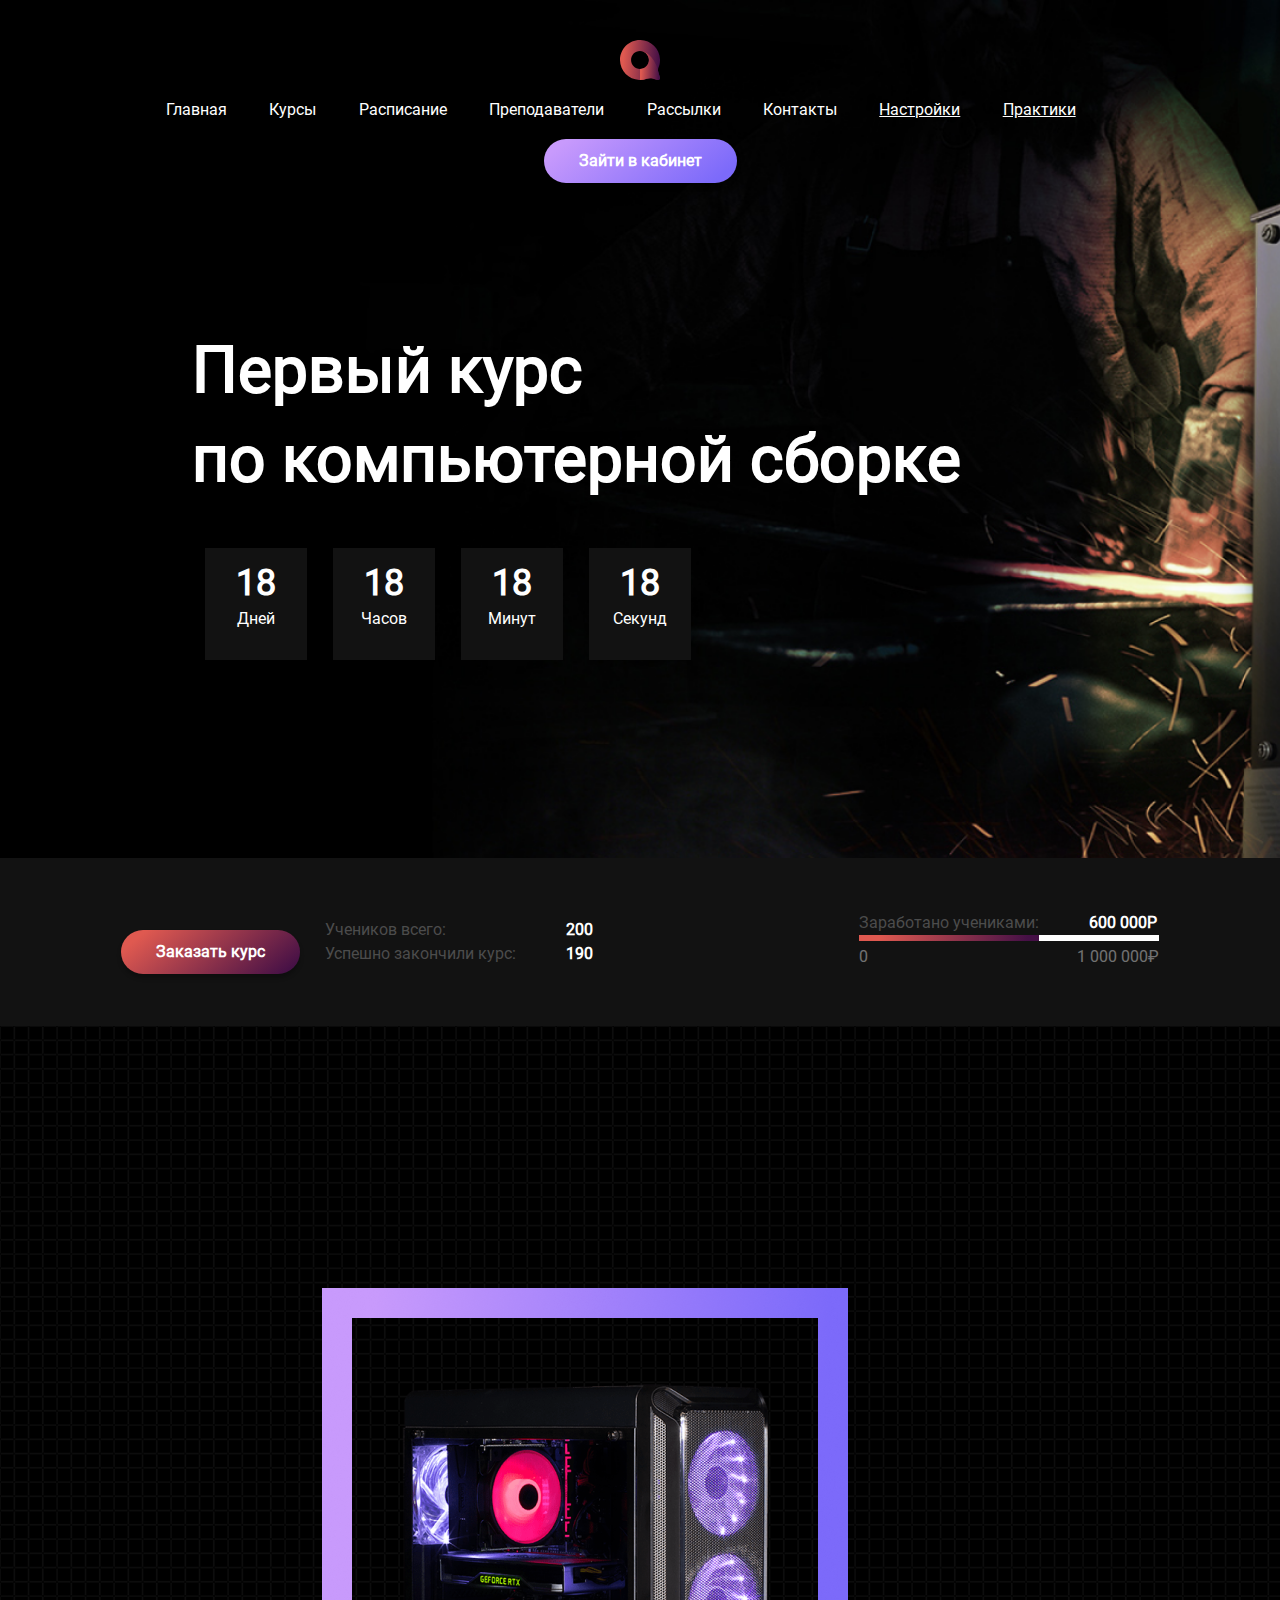
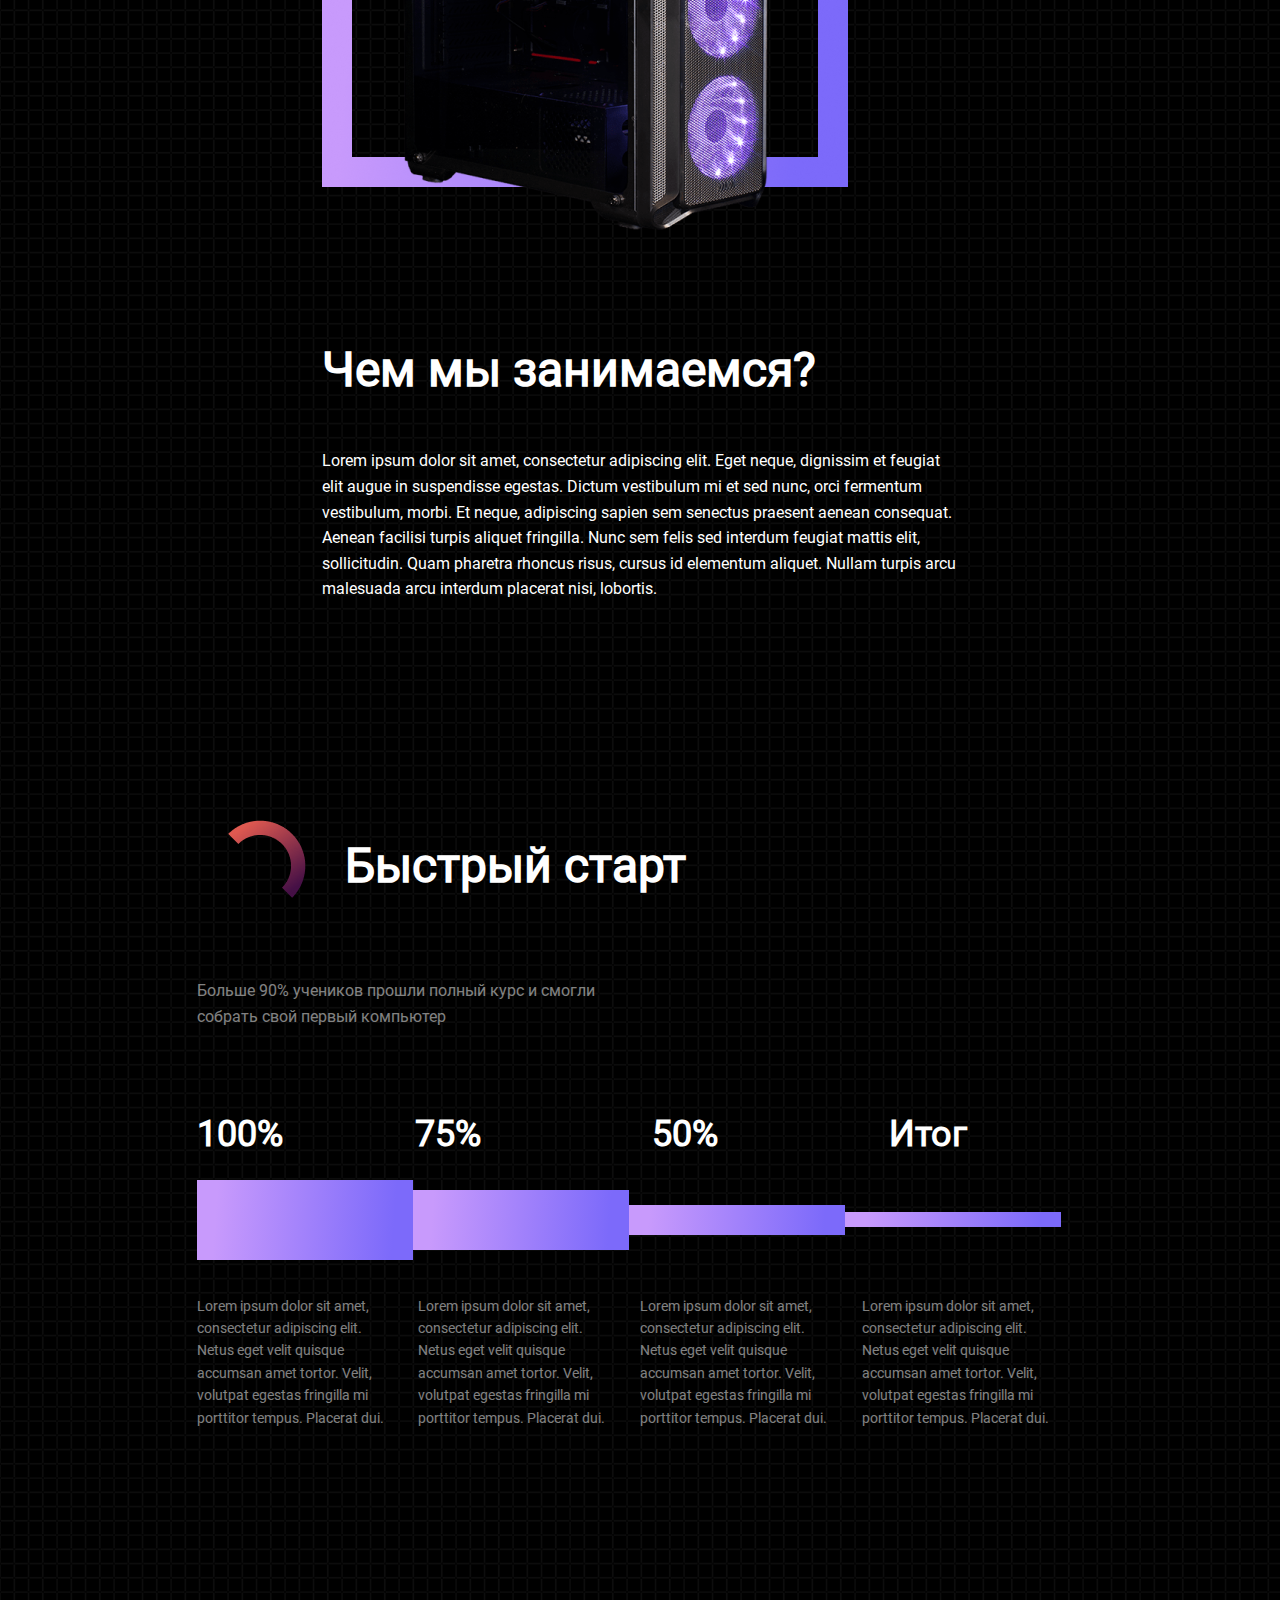
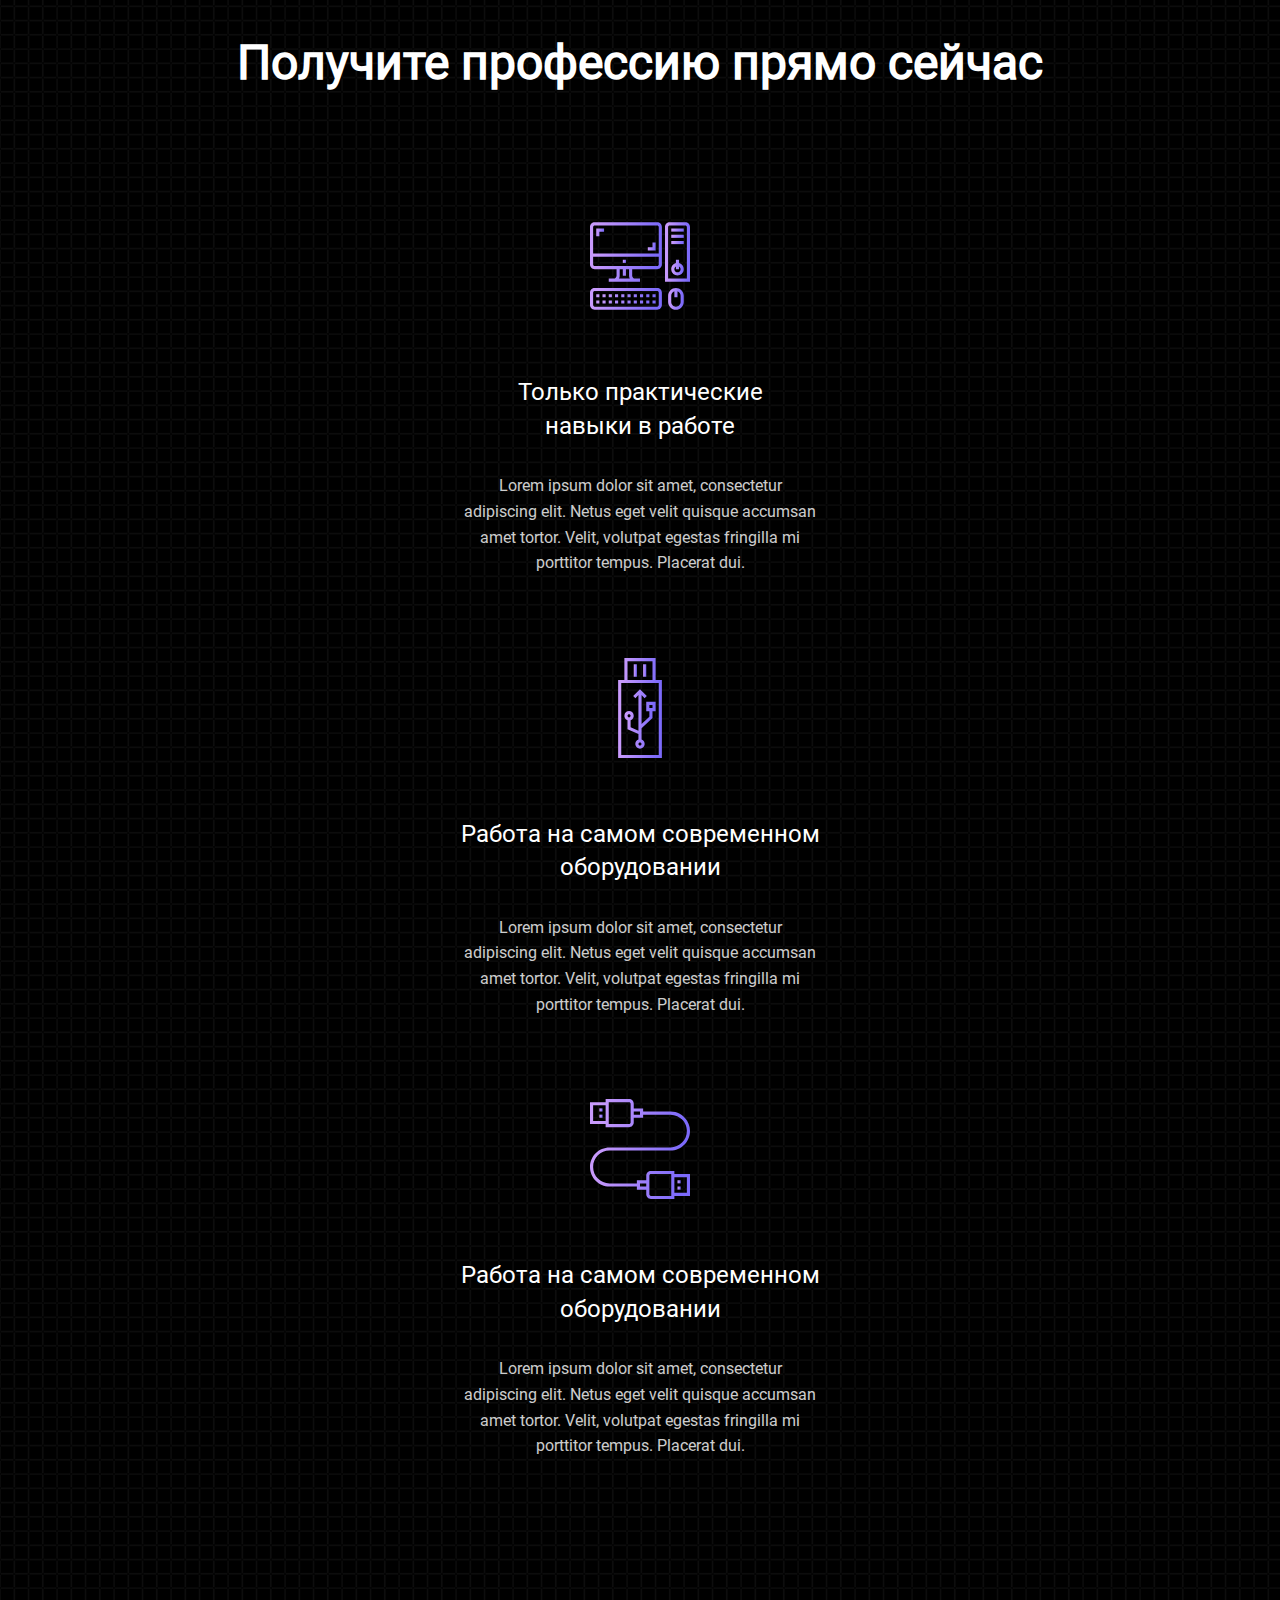
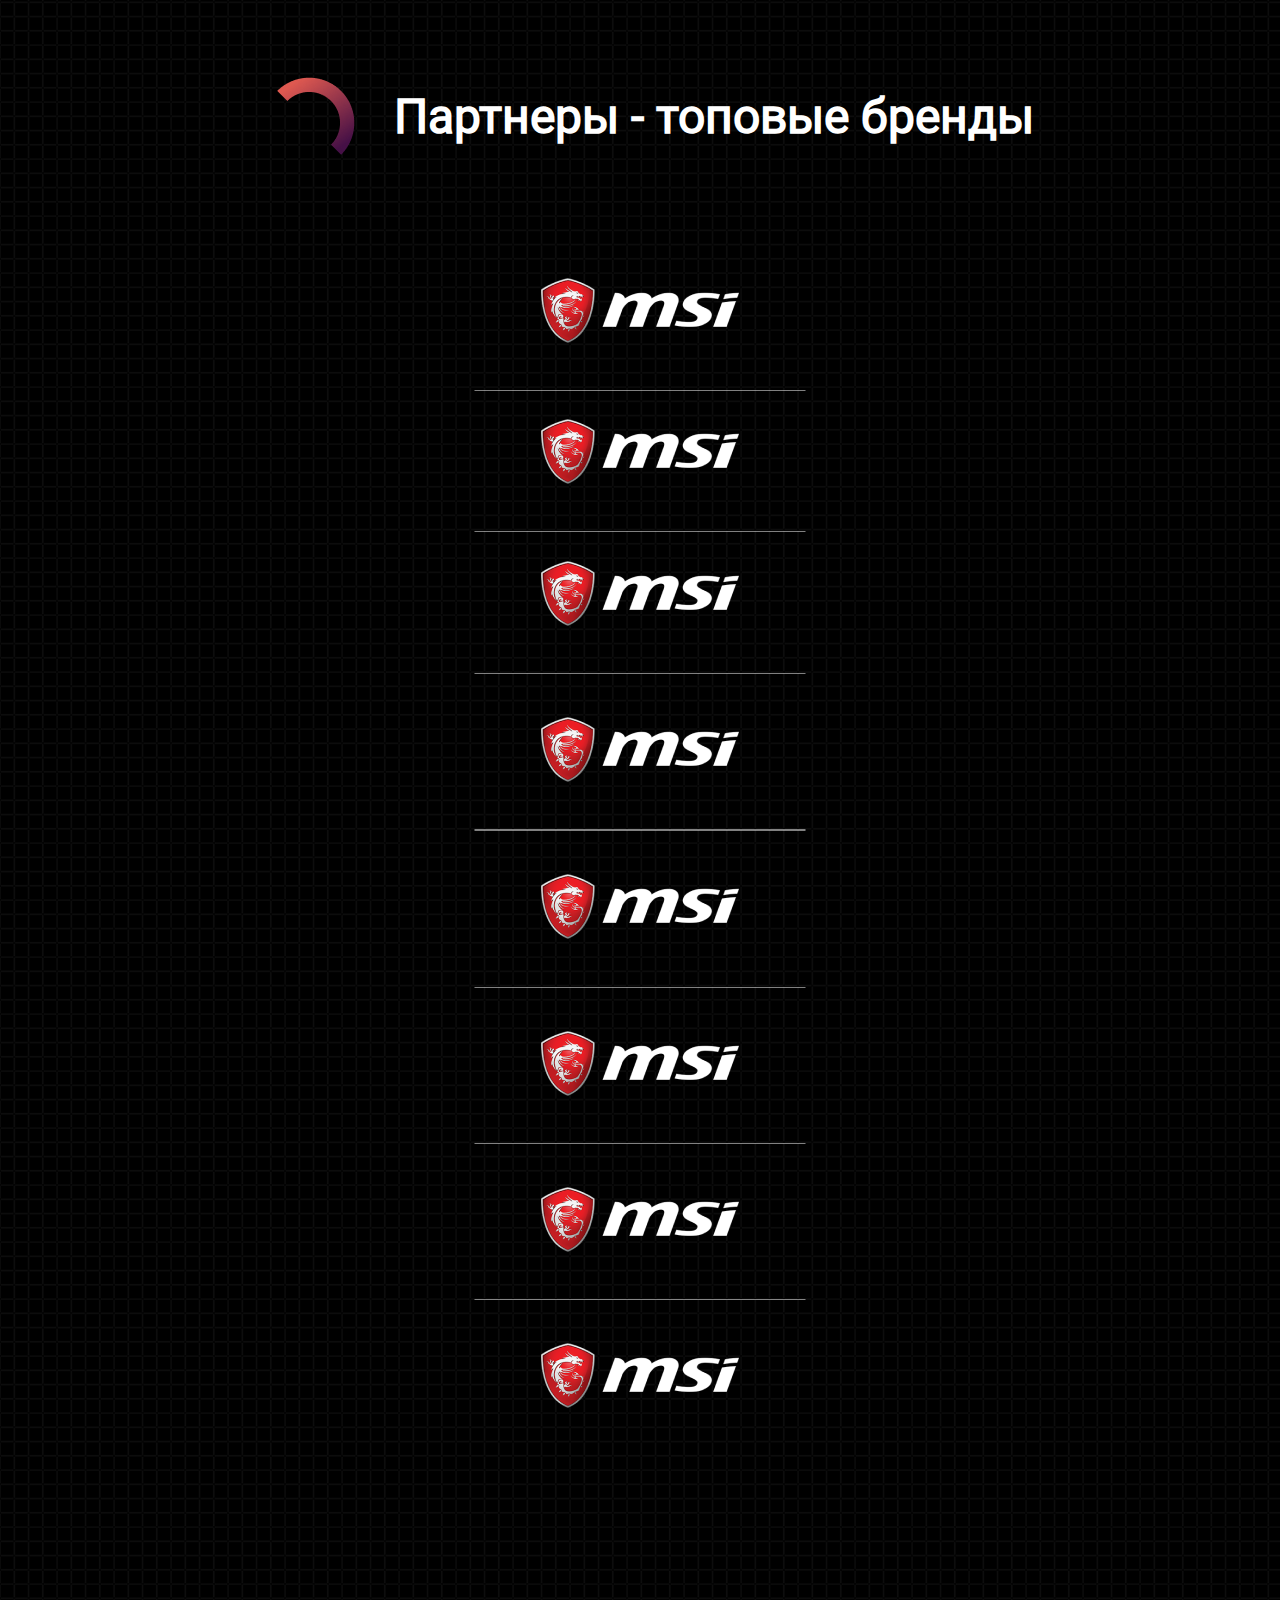
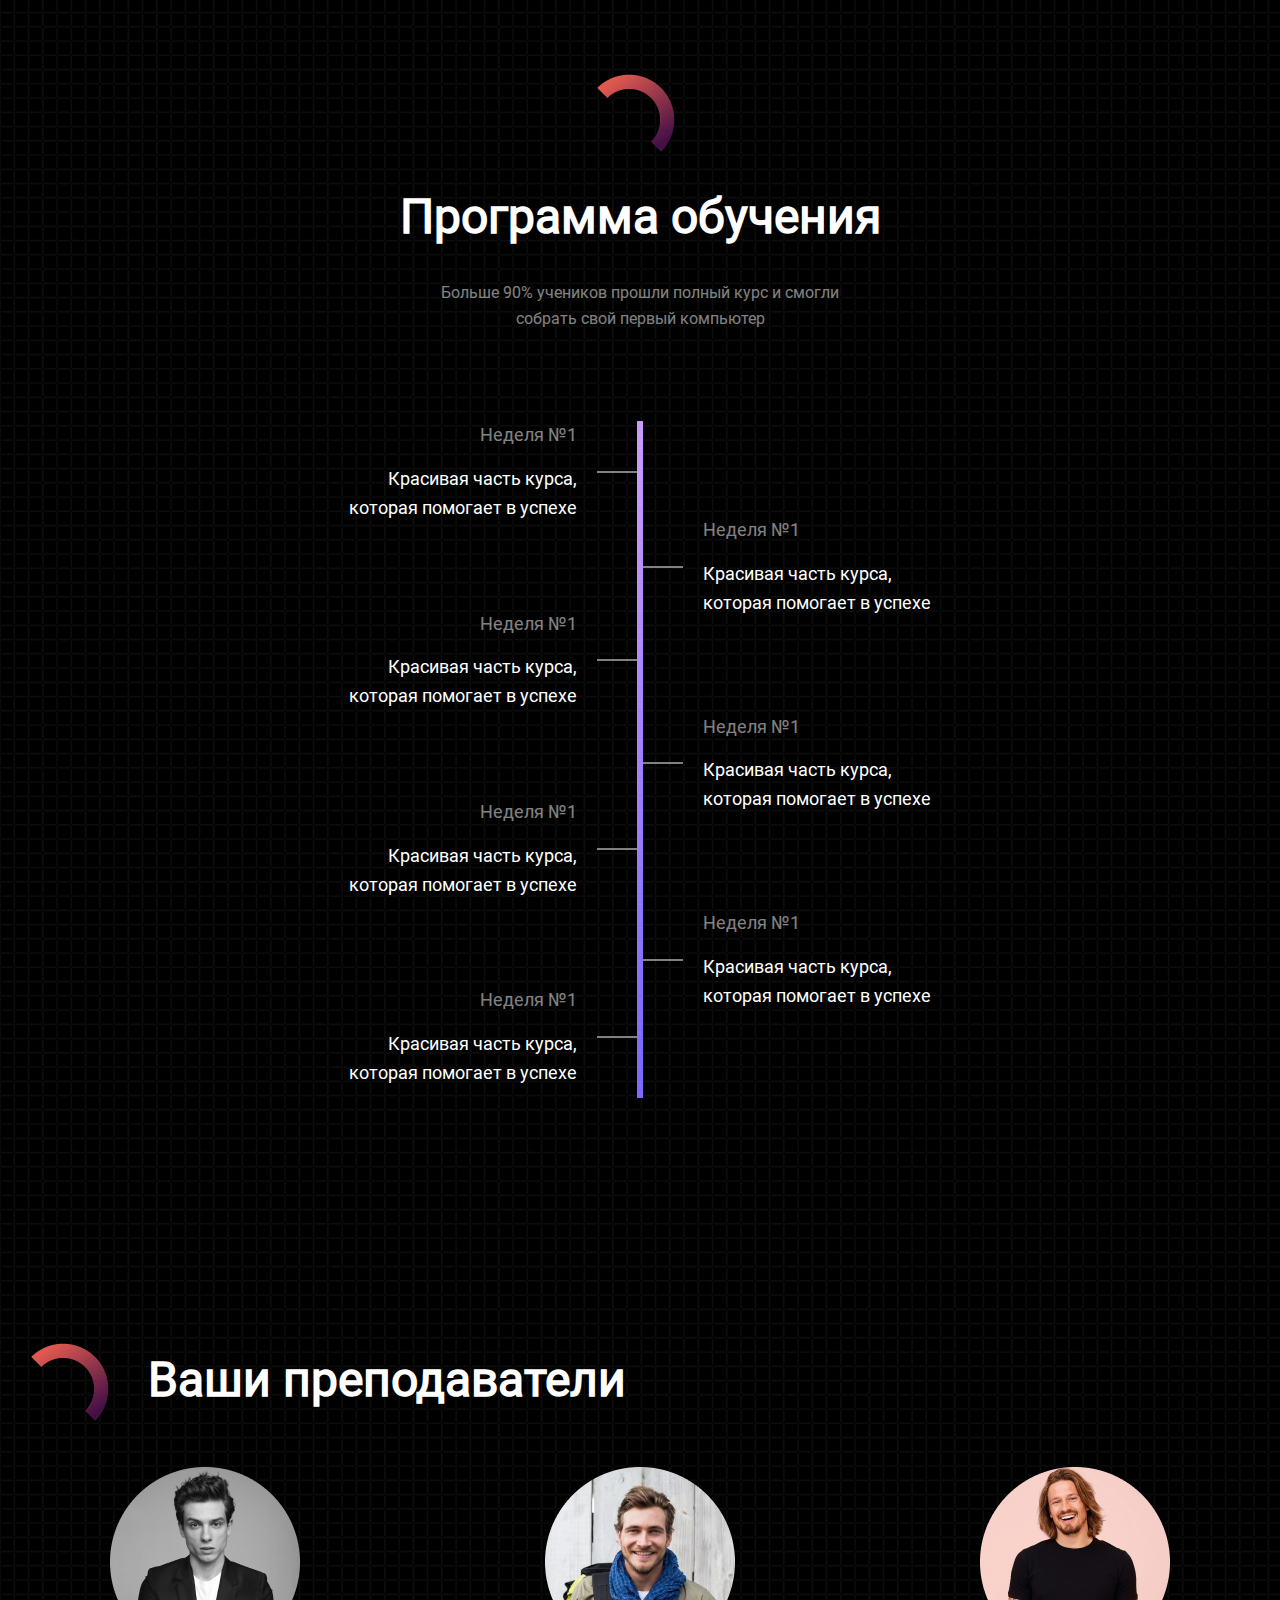
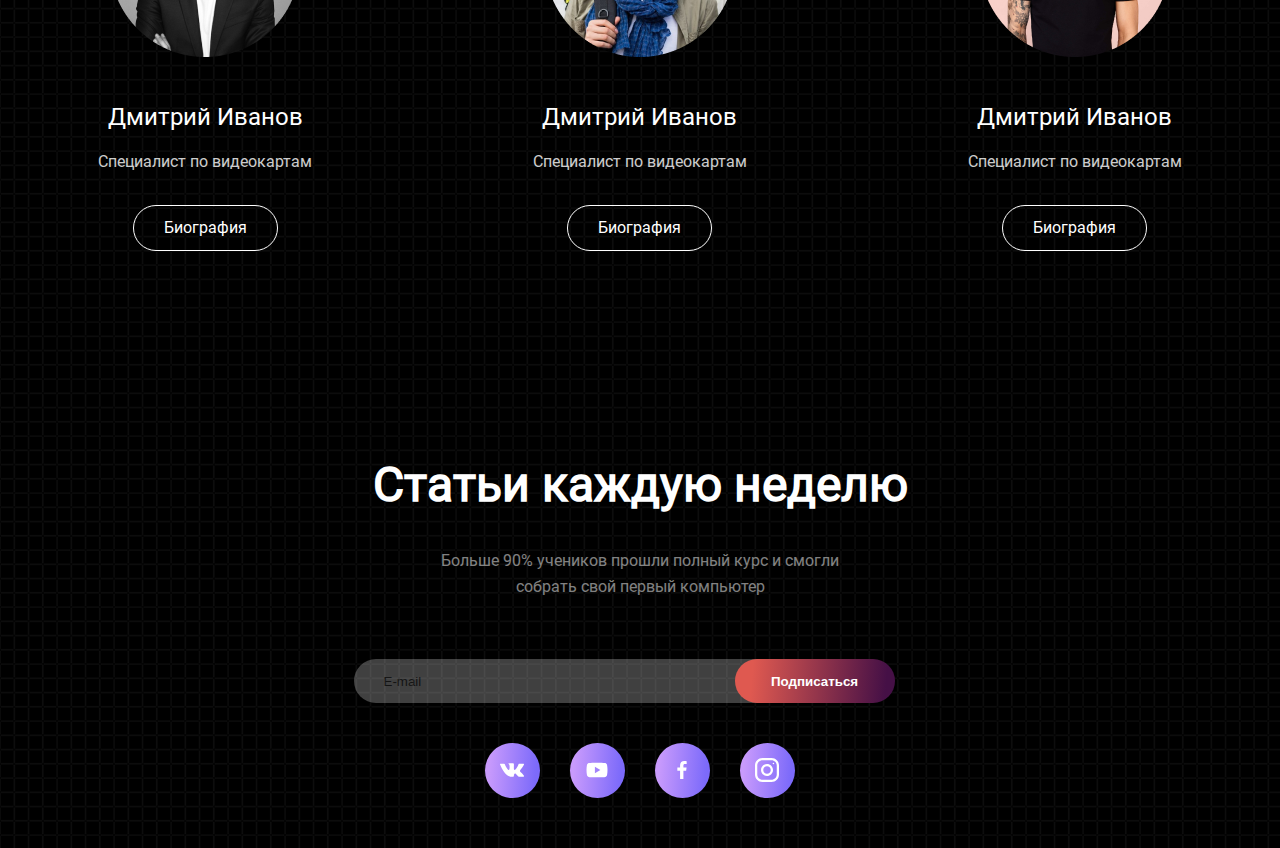
<file: index.html>
<!-- Макет "Курс сборки пк", Брызгалин Иван б1-ИФСТ-13 -->
<!DOCTYPE html>
<html lang="ru">   

<head>
    <meta charset="UTF-8">
    <link rel="stylesheet" href="css/style.css">
    <title>PC Course</title>
</head>

<body>
    <!-- Вступительный экран-->
    <div id="main" class="intro-screen">
        <div class="settings-bar-wrapper" style="display: none;">
            <div class="settings-bar">
                <span class="font-settings">
                    <span>Шрифт:</span>
                    <a href="#" class="fontbtn-def">A</a>
                    <a href="#" class="fontbtn-huge" style="font-size: var(--font-size-5);">A</a>
                </span>
                <span class="theme-settings">
                    <span>Тема:</span>
                    <a href="#" class="theme-btn">Темная</a>
                </span>
                <span class="image-settings">
                    <span>Изображения:</span>
                    <a href="#" class="img-btn">Вкл</a>
                </span>
            </div>
        </div>
        <!--Верхняя менюшка без кнопок "настройки" и "практики" сужалась куда проще-->
        <div class="nav_menu_wrapper">
            <div class="nav-item nav-logo"><img src="src\img\svg\logo.svg" alt="альтернативный текст"></div>
            <div class="nav-menu">
                <div class="nav-item"><a href="#main" class="nav-item-link">Главная</a></div>
                <div class="nav-item"><a href="#courses" class="nav-item-link">Курсы</a></div>
                <div class="nav-item"><a href="#schedule" class="nav-item-link">Расписание</a></div>
                <div class="nav-item"><a href="#teachers" class="nav-item-link">Преподаватели</a></div>
                <div class="nav-item"><a href="#newsletter" class="nav-item-link">Рассылки</a></div>
                <div class="nav-item"><a href="#newsletter" class="nav-item-link">Контакты</a></div>
                <div class="nav-item"><a href="#" onclick="hideShowSettings()" style="text-decoration: underline" class="nav-item-link settings-button">Настройки</a></div>
                <div class="nav-item"><a href="https://disk.yandex.ru/d/tJSgwuRulFPiwA"style="text-decoration: underline" class="nav-item-link">Практики</a></div>
            </div>
            <div class="nav-item nav-btn"><a href="#" class="nav-item-btn btn-grad">Зайти в кабинет</a></div>
        </div>
        <div class="intro-content">
            <h1 class="headline">Первый курс <br> 
                по компьютерной сборке</h1>
            <div class="timebox">
                <div class="timecube">18<div class="timecube cubetext">Дней</div></div>
                <div class="timecube">18<div class="timecube cubetext">Часов</div></div>
                <div class="timecube">18<div class="timecube cubetext">Минут</div></div>
                <div class="timecube">18<div class="timecube cubetext">Секунд</div></div>
            </div>
        </div>
        <div class="main_screen_money">
            <div class="money-wrapper-left">
                <div class="nav-item nav-btn buy-btn"><a href="#" class="nav-item-btn btn-grad">Заказать курс</a></div>
                <div class="people-info">
                    <div class="info-line"><div class="people-text">Учеников всего: </div> <div class="people-num">200</div></div>
                    <div class="info-line"><div class="people-text">Успешно закончили курс: </div> <div class="people-num">190</div></div>
                </div>
            </div>
            <div class="money-wrapper-right">
                <div class="progressbar">
                    <div class="bar-title">
                        <div class="people-text">Заработано учениками:</div>
                        <div class="people-num">600 000Р</div>
                    </div>
                    <div class="bar-line-empty"><div class="bar-line-full">&nbsp;</div></div>
                    <div class="bar-counter">
                        <div class="bar-num-left">0</div>
                        <div class="bar-num-right">1 000 000₽</div>
                    </div>
                </div>
            </div>
        </div>
    </div>
    <!--Информация-->
    <div id="courses" class="about">
        <div class="about-wrapper">
                <div class="about-img">
                    <img src="./src/img/about-img.png" alt="" class="about-img-pic">
                </div>
                <div class="about-content">
                    <div class="about-title"><br>Чем мы занимаемся?</div>
                    <div class="about-text">Lorem ipsum dolor sit amet, consectetur adipiscing elit. Eget
                        neque, dignissim et feugiat elit augue in suspendisse egestas. Dictum vestibulum mi et
                        sed nunc, orci fermentum vestibulum, morbi. Et neque, adipiscing sapien sem senectus
                        praesent aenean consequat. Aenean facilisi turpis aliquet fringilla. Nunc sem felis sed
                        interdum feugiat mattis elit, sollicitudin. Quam pharetra rhoncus risus, cursus id
                        elementum aliquet. Nullam turpis arcu malesuada arcu interdum placerat nisi, lobortis.
                    </div>
                </div>
        </div>
    </div>
    <!--Быстрый старт-->
    <div class="start">
        <div class="start-wrapper">
            <div class="wrapper">
                <div class="start-title">
                    <div class="start-title-img">
                        <img src="./src/img/icon-loading.png">
                    </div>
                    <div class="start-title-text">Быстрый старт</div>
                </div>
                <div class="start-subtitle">Больше 90% учеников прошли полный курс и смогли собрать свой первый
                    компьютер</div>
                <div class="start-blocks-flex">
                    <div class="start-block">
                        <div class="sb-upper-text-flex">
                            <div class="sb-upper-text first">100%</div>
                            <div class="sb-upper-text others">75%</div>
                            <div class="sb-upper-text others">50%</div>
                            <div class="sb-upper-text last">Итог</div>
                        </div>
                        <div class="sb-block-flex">
                            <div class="sb-block sb-1"></div>
                            <div class="sb-block sb-2"></div>
                            <div class="sb-block sb-3"></div>
                            <div class="sb-block sb-4"></div>
                        </div>
                        <div class="sb-lower-text-flex">
                            <div class="sb-lower-text">Lorem ipsum dolor sit amet, consectetur adipiscing elit.
                                Netus eget velit quisque accumsan amet tortor. Velit, volutpat egestas fringilla mi
                                porttitor tempus. Placerat dui.</div>
                            <div class="sb-lower-text">Lorem ipsum dolor sit amet, consectetur adipiscing elit.
                                Netus eget velit quisque accumsan amet tortor. Velit, volutpat egestas fringilla mi
                                porttitor tempus. Placerat dui.</div>
                            <div class="sb-lower-text">Lorem ipsum dolor sit amet, consectetur adipiscing elit.
                                Netus eget velit quisque accumsan amet tortor. Velit, volutpat egestas fringilla mi
                                porttitor tempus. Placerat dui.</div>
                            <div class="sb-lower-text">Lorem ipsum dolor sit amet, consectetur adipiscing elit.
                                Netus eget velit quisque accumsan amet tortor. Velit, volutpat egestas fringilla mi
                                porttitor tempus. Placerat dui.</div>
                        </div>
                    </div>
                </div>
            </div>
        </div>
    </div>
    <!--Получите профессию-->
    <div class="advantages">
        <div class="advantages-wrapper">
                <div class="advantages-title">
                    <div class="start-title-text">Получите профессию прямо сейчас</div>
                </div>
                <div class="advantages-grid">
                    <div class="advantages-card">
                        <div class="advantages-card-wrapper">
                            <div class="adv-card-icon">
                                <img src="./src/img/svg/pc.svg" class="adv-card-icon-pic">
                            </div>
                            <div class="adv-card-title">Только практические <br>
                                навыки в работе</div>
                            <div class="adv-card-content">Lorem ipsum dolor sit amet, consectetur adipiscing elit.
                                Netus eget velit quisque accumsan amet tortor. Velit, volutpat egestas fringilla mi
                                porttitor tempus. Placerat dui.</div>
                        </div>
                    </div>

                    <div class="advantages-card">
                        <div class="advantages-card-wrapper">
                            <div class="adv-card-icon">
                                <img src="./src/img/svg/usb.svg" class="adv-card-icon-pic">
                            </div>
                            <div class="adv-card-title">Работа на самом
                                современном оборудовании</div>
                            <div class="adv-card-content">Lorem ipsum dolor sit amet, consectetur adipiscing elit.
                                Netus eget velit quisque accumsan amet tortor. Velit, volutpat egestas fringilla mi
                                porttitor tempus. Placerat dui.</div>
                        </div>
                    </div>

                    <div class="advantages-card">
                        <div class="advantages-card-wrapper">
                            <div class="adv-card-icon">
                                <img src="./src/img/svg/cable.svg" class="adv-card-icon-pic">
                            </div>
                            <div class="adv-card-title">Работа на самом
                                современном оборудовании</div>
                            <div class="adv-card-content">Lorem ipsum dolor sit amet, consectetur adipiscing elit.
                                Netus eget velit quisque accumsan amet tortor. Velit, volutpat egestas fringilla mi
                                porttitor tempus. Placerat dui.</div>
                    </div>
                </div>
            </div>
        </div>
    </div>
    <!--Партнеры-->
    <div class="partners">
        <div class="partners-wrapper">
            <div class="start-title left">
                <div class="start-title-img">
                    <img class="d" src="./src/img/icon-loading.png">
                </div>
                <div div class="partners-title-text">Партнеры - топовые бренды</div>
            </div>
            <div class="d flex-row-main">
                <div class="p-flex-row-upper">
                    <div class="p-flex-block-upper-last"><img class="msi-pic"></div>
                    <div class="p-flex-block-upper"><img src="./src/img/msi.png" alt="" class="msi-pic"></div>
                    <div class="p-flex-block-upper"><img src="./src/img/msi.png" alt="" class="msi-pic"></div>
                    <div class="p-flex-block-upper-last"><img src="./src/img/msi.png" alt="" class="msi-pic"></div>
                </div>
                <div class="p-flex-row-lower">
                    <div class="p-flex-block-lower-last"><img src="./src/img/msi.png" alt="" class="msi-pic"></div>
                    <div class="p-flex-block-lower"><img src="./src/img/msi.png" alt="" class="msi-pic"></div>
                    <div class="p-flex-block-lower"><img src="./src/img/msi.png" alt="" class="msi-pic"></div>
                    <div class="p-flex-block-lower-last"><img src="./src/img/msi.png" alt="" class="msi-pic"></div>
                </div>
            </div>
        </div>
    </div>
    <!--Программа-->
    <div id="schedule" class="program">
        <div class="program-wrapper">
                <div class="program-title">
                    <div class="d start-title-img">
                        <img src="./src/img/icon-loading.png" alt="">
                    </div>
                    <div class="start-title-text program-title-text">Программа обучения</div>
                    <div class="program-subtitle">Больше 90% учеников прошли полный курс и смогли собрать свой
                        первый компьютер</div>
                </div>
            <div class="program-inner-wrapper">
                <div class="program-left">
                    <div class="program-week">
                        <div class="pl-title plc">Неделя №1</div>
                        <div class="pl-content plc">Красивая часть курса,
                            которая помогает в успехе</div>
                    </div>
                    <div class="program-week">
                        <div class="pl-title plc">Неделя №1</div>
                        <div class="pl-content plc">Красивая часть курса,
                            которая помогает в успехе</div>
                    </div>
                    <div class="program-week">
                        <div class="pl-title plc">Неделя №1</div>
                        <div class="pl-content plc">Красивая часть курса,
                            которая помогает в успехе</div>
                    </div>
                    <div class="program-week">
                        <div class="pl-title plc">Неделя №1</div>
                        <div class="pl-content plc">Красивая часть курса,
                            которая помогает в успехе</div>
                    </div>
                </div>
                <div class="program-line"></div>
                <div class="program-right">
                    <div class="program-week">
                        <div class="pl-title prc">Неделя №1</div>
                        <div class="pl-content prc">Красивая часть курса,
                            которая помогает в успехе</div>
                    </div>
                    <div class="program-week">
                        <div class="pl-title prc">Неделя №1</div>
                        <div class="pl-content prc">Красивая часть курса,
                            которая помогает в успехе</div>
                    </div>
                    <div class="program-week">
                        <div class="pl-title prc">Неделя №1</div>
                        <div class="pl-content prc">Красивая часть курса,
                            которая помогает в успехе</div>
                    </div>
                </div>
            </div>
        </div>
    </div>
    <!--Команда-->
    <div id="teachers" class="team">
        <div class="team-wrapper">
            <div class="wrapper">
                <div class="team-title">
                    <div class="d start-title-img">
                        <img src="./src/img/icon-loading.png" alt="">
                    </div>
                    <div div class="team-title-text">Ваши преподаватели</div>
                </div>
                <div class="team-grid">
                    <div class="team-card">
                        <div class="team-photo">
                            <img src="./src/img/photo-1.png" alt="" class="team-photo-pic">
                        </div>
                        <div class="team-title">Дмитрий Иванов</div>
                        <div class="team-content">Специалист по видеокартам</div>
                        <div class="team-button">Биография</div>
                    </div>
                    <div class="team-card">
                        <div class="team-photo">
                            <img src="./src/img/photo-2.png" alt="" class="team-photo-pic">
                        </div>
                        <div class="team-title">Дмитрий Иванов</div>
                        <div class="team-content">Специалист по видеокартам</div>
                        <div class="team-button">Биография</div>
                    </div>
                    <div class="team-card">
                        <div class="team-photo">
                            <img src="./src/img/photo-3.png" alt="" class="team-photo-pic">
                        </div>
                        <div class="team-title">Дмитрий Иванов</div>
                        <div class="team-content">Специалист по видеокартам</div>
                        <div class="team-button">Биография</div>
                    </div>
                </div>
            </div>
        </div>
    </div>
    <!--почта-->
    <div class="email">
        <div class="email-wrapper">
            <div id="newsletter"class="start-title email-title">
                <div div class="start-title-text ett">Статьи каждую неделю</div>
                <div class="email-subtitle">Больше 90% учеников прошли полный курс и смогли собрать свой
                    первый компьютер</div>
            </div>
            <div class="email-form">
                <form action="#!" method="post" class="ef-form" placeholder="E-mail">
                    <input type="email" class="ef-input" placeholder="E-mail">
                    <input type="submit" class="ef-button" value="Подписаться">
                </form>
                <div class="d email-icons-wrapper">
                    <div class="email-icon">
                        <img src="./src/img/svg/vk.svg" alt="" class="email-icon__pic">
                    </div>
                    <div class="email-icon">
                        <img src="./src/img/svg/youtube.svg" alt="" class="email-icon__pic">
                    </div>
                    <div class="email-icon">
                        <img src="./src/img/svg/facebook.svg" alt="" class="email-icon__pic">
                    </div>
                    <div class="email-icon">
                        <img src="./src/img/svg/instagram.svg" alt="" class="email-icon__pic">
                    </div>
                </div>
            </div>
        </div>
    </div>
    <script src="js/main.js"></script>
</body>
</html>
</file>
<file: css/style.css>
@font-face {
	font-family: "Roboto"; 
	src: local('Roboto'),
		url(../src/ttf/Roboto-Regular.ttf); 
}
:root {
    --color-bg: #000;
    --color-font: #fff;
    --color-block: #121212;
    --color-block-font: #4c4c4c;
    --pc-bgc: url(../src/img/pc-bgc.png);
    --bgc: url(../src/img/bgc.png);
    --msi-pic: url(../src/img/msi.png);
    --font-size-1: 14px;
    --font-size-2: 16px;
    --font-size-3: 18px;
    --font-size-4: 24px;
    --font-size-5: 36px;
    --font-size-6: 48px;
    --font-size-7: 64px;
    --week-line: 677px;
}
.lightstyle {
    --color-bg: #fff;
    --color-font: #000;
    --color-block: #121212;
    --color-block-font: #4c4c4c;
    --pc-bgc: url(../src/img/pc-bgc_white.png);
    --bgc: url(../src/img/bgc_white.png);
    --msi-pic: url(../src/img/msi-alt.png);
}
.huge {
    --font-size-1: 21px;
    --font-size-2: 24px;
    --font-size-3: 27px;
    --font-size-4: 36px;
    --font-size-5: 54px;
    --font-size-6: 72px;
    --font-size-7: 96px;
    --week-line: 1200px;
}
body {
margin: 0;
background-color: var(--color-bg);
background-image: var(--bgc);
background-repeat: repeat;
width: 100%;
height: 100vh;
}
.intro-screen{
margin: 0px;
background-image: var(--pc-bgc);
height: auto;
background-repeat: no-repeat;
background-size: cover;
display: flex;
flex-direction: column;
}
.nav_menu_wrapper{
display: flex;
margin: 0;
padding-top: 40px;
align-items: center;
justify-content: space-between;
margin-bottom: 100px;
}
.settings-bar-wrapper{
display: none;
justify-content: space-between;
align-self: center;
}
.settings-bar{
font-family: "Roboto";
color: var(--color-font);
font-size: var(--font-size-4);
background-color: rgba(0, 0, 0, 0.25);
padding-bottom: 10px;
margin-bottom: 0;
border-radius: 0px 0px 30px 30px;
}
.font-settings, .theme-settings, .image-settings{
margin-left: 40px;
margin-right: 40px;
}
.fontbtn-def, .fontbtn-huge, .theme-btn, .img-btn{
    border: 2px;
    border-color: var(--color-font);;
    text-decoration: none;
    color: var(--color-font);
}
.nav-logo{
width: 40px;
height: 40px;
margin-left: 70px;
}
.nav_menu{
display: flex;
width: 1920px;
height: 40px;
margin-block-end: 0px;
margin-block-start: 0px;
align-items: center;
justify-content: space-between;
}
.nav-item{
display: inline;
margin-right: 3vw;
justify-content: space-around;
}
.nav-item-link{
font-family: "Roboto";
color: var(--color-font);
text-decoration: none;
justify-content: space-around;
font-size: var(--font-size-2);
}
.nav-item-btn{
font-family: "Roboto";
color: var(--color-font);
text-decoration: none;
text-align: center;
padding: 10px;
padding-left: 30px;
padding-right: 30px;
vertical-align: middle;
line-height: 0%;
font-size: var(--font-size-2);
font-weight: 700;
line-height: 150%;
}
.btn-grad{
    color: white;
}
.nav-btn{
border-radius: 50px;
box-shadow: 0px 4px 4px 0px rgba(0, 0, 0, 0.25);
background: linear-gradient(141.34deg, rgb(200, 154, 252) 9.526%,rgb(124, 106, 250) 90.216%);
padding: 10px 30px;
color: white;
justify-content: space-between;
}
.intro-content{
margin-right: auto;
margin-left: 15vw;
display: flex;
justify-content: space-evenly;
flex-direction: column;
padding: 0;
min-height: 100%;
max-width: 1296px;
box-sizing: border-box;
}
.headline{
color: var(--color-font);
font-family: "Roboto";
font-size: var(--font-size-7);
font-weight: 700;
line-height: 140%;
text-align: left;
}
.timebox{
display: flex;
justify-content: space-around;
width: 512px;
}
.timecube{
color: white;
font-family: "Roboto";
position: static;
width: 42px;
height: 50px;
display: flex;
flex-direction: column;
justify-content: center;
align-items: center;
padding: 31px 30px 31px 30px;
font-size: 36px;
font-weight: 700;
line-height: 140%;
text-align: left;
background: #121212;
}
.cubetext{
padding: 0;
padding-bottom: 20px;
font-size: var(--font-size-2);
font-weight: 400;
text-align: center;
}
.main_screen_money{
position: relative;
display: flex;
flex-direction: row;
background: var(--color-block);
margin-top: 22vh;
}
.money-wrapper-left,
.money-wrapper-right {
margin-right: 312px;
display: flex;
max-width: 648px;
margin: 0 auto;
padding: 35px 0;
align-items: center;
}

.buy-btn{
background: linear-gradient(140.99deg, rgb(223, 89, 80) 11.194%,rgb(69, 16, 70) 93.72%);
color: white;
border: 50px;
text-align: center;
vertical-align: middle;
}
.people-info{
display: flex;
justify-content: space-around;
flex-direction: column;
padding: 25px;
}
.people-text{
display: inline;
color:var(--color-block-font);
font-family: "Roboto";
font-size: var(--font-size-2);
font-weight: 400;
line-height: 150%;
letter-spacing: 0%;
text-align: left;
}
.people-num{
margin: 0;
display: inline;
color:#fff;
font-family: "Roboto";
font-size: var(--font-size-2);
font-weight: 400;
line-height: 150%;
text-align: right;
margin-left: 50px;
font-weight: 700;
}
.info-line{
display: flex;
flex-direction: row;
justify-content: space-between;
}
.progressbar {
width: 714px;
}

.bar-title {
display: flex;
}
.bar-line-empty{
width: 100%;
height: 6px;
background: white;
}

.bar-line-full{
width: 60%;
height: 6px;
background: linear-gradient(94.78deg, #df5950 11.19%, #451046 93.72%);
}

.bar-counter {
display: flex;
justify-content: space-between;
width: 100%;
}

.bar-counter{
font-size: var(--font-size-2);
line-height: 150%;
color: white;
opacity: 0.4;
}

.bar-num-left{
margin: 0;
display: inline;
color:#fff;
font-family: "Roboto";
font-size: var(--font-size-2);
font-weight: 400;
line-height: 200%;
}
.bar-num-right{
margin: 0;
display: inline;
color:#fff;
font-family: "Roboto";
font-size: var(--font-size-2);
font-weight: 400;
line-height: 200%;
text-align: right;
margin-left: 50px;
}
.about{
display: flex;
font-family: "Roboto";
margin-top: 262px;
justify-content: center;
}

.about-wrapper{
display: flex;
font-family: "Roboto";
flex-direction: row;
justify-content: space-between;
max-width: 1296px;

}

.about-img {
margin-bottom: 35px;
width: 700px;
}

.about-title {
font-weight: bold;
font-size: var(--font-size-6);
line-height: 140%;
color: var(--color-font);
margin-bottom: 45px;
}

.about-text {
flex-direction: row;
font-size: var(--font-size-2);
line-height: 160%;
color: var(--color-font);
word-wrap: break-word;
width: 636px;
}
.start{
margin-top: 200px;
display: flex;
justify-content: center;
align-items: center;
width: 100%;
font-family: "Roboto";
}
.start-wrapper {
width: 100%;
display: flex;
flex-direction: column;
justify-content: center;
align-items: center;
}
.start-title {
display: flex;
align-items: center;
margin-bottom: 49px;
}

.start-title-img {
width: 127px;
height: 127px;
margin-right: 21px;
}

.start-title-text {
font-weight: bold;
font-size: var(--font-size-6);
line-height: 140%;
color: var(--color-font);
font-family: "Roboto";
}
.start-title-text {
font-weight: bold;
font-size: var(--font-size-6);
line-height: 140%;
color: var(--color-font);
text-align: left;
}
.start-subtitle {
font-size: var(--font-size-2);
line-height: 160%;
color: var(--color-font);
opacity: 0.5;
width: 411px;
margin-bottom: 80px;
}

.start-blocks-flex {
display: flex;
width: 100%;
}

.start-block {
display: flex;
flex-direction: column;
justify-content: center;
}

.sb-block{
background: linear-gradient(94.26deg, #c89afc 9.51%, #7c6afa 90.23%);
margin: 20px 0 35px 0;
}

.sb-upper-text-flex,
.sb-lower-text-flex,
.sb-block-flex {
display: flex;
align-items: center;
}

.sb-upper-text {
font-weight: bold;
font-size: var(--font-size-5);
line-height: 140%;
color: var(--color-font);
margin-right: 235px;
}
.others{
margin-right: 256px;
}
.last{
    margin-right: 0;
}
.sb-lower-text {
font-size: var(--font-size-1);
line-height: 160%;
color: var(--color-font);
opacity: 0.5;
max-width: 306px;
text-align: start;
margin-right: 18px;
font-family: "Roboto";
}

.sb-1 {
width: 324px;
height: 80px;
}

.sb-2 {
width: 324px;
height: 60px;
}

.sb-3 {
width: 324px;
height: 30px;
}

.sb-4 {
width: 324px;
height: 15px;
}
.advantages {
display: flex;
justify-content: center;
align-items: center;
flex-direction: column;
margin-top: 200px;
}
.advantages-title {
display: flex;
justify-content: center;
align-items: center;
margin-bottom: 120px;
}

.advantages-grid {
display: grid;
grid-template-columns: repeat(3, 1fr);
grid-gap: 82px;
}

.advantages-card {
grid-column: span 1;
}

.advantages-card-wrapper {
display: flex;
justify-content: center;
align-items: center;
flex-direction: column;
}

.adv-card-icon {
width: 100px;
height: 100px;
margin-bottom: 60px;
}

.adv-card-title {
font-weight: 500;
font-size: var(--font-size-4);
line-height: 140%;
text-align: center;
color: var(--color-font);
margin-bottom: 30px;
font-family: "Roboto";
width: 416px;
}

.adv-card-content {
font-size: var(--font-size-2);
line-height: 160%;
text-align: center;
color: var(--color-font);
opacity: 0.8;
font-family: "Roboto";
width: 358px;
}
.partners{
margin-top: 200px;
display: flex;
justify-content: center;
align-items: center;
width: 100%;
}
.partners-wrapper {
width: 100%;
display: flex;
flex-direction: column;
justify-content: center;
align-items: center;
}

.flex-row-main {
max-width: 100%;
display: flex;
justify-content: center;
align-items: center;
flex-direction: column;
}
.partners-title-text{
font-weight: bold;
font-size: var(--font-size-6);
height: 110px;
line-height: 100px;
color: var(--color-font);
font-family: "Roboto";
}

.p-flex-row-upper,
.p-flex-row-lower {
width: 100%;
display: flex;
}

.p-flex-block-upper{
padding: 29px 66px 29px 66px;
border-right: 1px solid rgba(255, 255, 255, 0.5);
border-left: 1px solid rgba(255, 255, 255, 0.5);
border-bottom: 1px solid rgba(255, 255, 255, 0.5);
}
.p-flex-block-lower {
padding: 29px 66px 29px 66px;
border-right: 1px solid rgba(255, 255, 255, 0.5);
border-left: 1px solid rgba(255, 255, 255, 0.5);
border-top: 1px solid rgba(255, 255, 255, 0.5);
}
.p-flex-block-upper-last{
padding: 29px 66px 29px 66px;
border-right: 1px solid rgba(255, 255, 255, 0);
border-left: 1px solid rgba(255, 255, 255, 0);
border-bottom: 1px solid rgba(255, 255, 255, 0.5);
}
.p-flex-block-lower-last {
padding: 29px 66px 29px 66px;
border-right: 1px solid rgba(255, 255, 255, 0);
border-left: 1px solid rgba(255, 255, 255, 0);
border-top: 1px solid rgba(255, 255, 255, 0.5);
}

.p-flex-block-lower {
border-bottom: 0;
}

.msi-pic {
width: 198px;
height: 93px;
content: var(--msi-pic);
}
.program{
margin-top: 200px;
display: flex;
justify-content: center;
align-items: center;
flex-direction: column;
font-family: "Roboto";
}
.program-title{
display: flex;
flex-direction: column;
align-items: center;
}
.program-title-text {
margin-bottom: 30px;
}

.program-subtitle {
font-style: normal;
font-weight: normal;
font-size: var(--font-size-2);
line-height: 160%;
text-align: center;
color: var(--color-font);
opacity: 0.5;
width: 411px;
margin-bottom: 90px;
}

.program-inner-wrapper {
width: 100%;
display: flex;
justify-content: center;
}

.program-left > .program-week {
position: relative;
margin: 0 0 87px 20px;
}

.program-left .program-week::before {
position: absolute;
top: 50%;
left: 100%;
right: 0;
z-index: 5;
content: "";
width: 40px;
height: 1px;
background: var(--color-font);
transform: translate(20px, -50%);
}

.program-right .program-week {
position: relative;
margin: 0 20px 95px 60px;
}

.program-right .program-week:first-child {
margin-top: 95px;
}

.program-right .program-week::before {
position: absolute;
top: 50%;
right: 0;
left: 0;
z-index: 5;
content: "";
width: 40px;
height: 1px;
background: var(--color-font);
-webkit-transform: translate(-60px, -50%);
-ms-transform: translate(-60px, -50%);
transform: translate(-60px, -50%);
}

.program-left,
.program-right {
display: flex;
flex-direction: column;
}

.pl-title {
font-size: var(--font-size-3);
line-height: 160%;
color: var(--color-font);
opacity: 0.5;
margin-bottom: 15px;
}

.pl-content {
font-size: var(--font-size-3);
line-height: 160%;
color: var(--color-font);
width: 228px;
}

.plc {
text-align: right;
}

.prc {
text-align: start;
}
.team{
font-family: "Roboto";
margin-bottom: 200px;
}
.team-wrapper{
width: 100%;
max-width: 1296px;
margin: 0 auto;
padding-top: 150px;
min-height: 100%;
}
.program-line {
width: 6px;
height: var(--week-line);
background: linear-gradient(94.26deg, #c89afc 9.51%, #7c6afa 90.23%);
margin-left: 60px;
}
.team-grid {
display: grid;
grid-template-columns: repeat(3, 1fr);
grid-gap: 24px;
}

.team-card {
grid-column: span 1;
display: flex;
justify-content: center;
align-items: center;
flex-direction: column;
}

.team-photo {
margin-bottom: 40px;
}

.team-title {
margin-bottom: 15px;
font-weight: 500;
font-size: var(--font-size-4);
line-height: 140%;
text-align: center;
color: var(--color-font);
display: flex;
flex-direction: row;
}
.team-content {
margin-bottom: 30px;
font-size: var(--font-size-2);
line-height: 160%;
color: var(--color-font);
opacity: 0.8;
}
.team-title-text{
font-weight: bold;
font-size: var(--font-size-6);
line-height: 110px;
color: var(--color-font);
font-family: "Roboto";
}
.team-button {
width: auto;
height: auto;
padding: 10px 30px;
font-size: var(--font-size-2);
line-height: 150%;
text-align: center;
color: var(--color-font);
border: 1px solid var(--color-font);
border-radius: 50px;
}

.team-button:hover{
background: var(--color-font);
color: var(--color-bg);
font-weight: 500;
}

.email-title {
display: flex;
flex-direction: column;
justify-content: center;
align-items: center;
margin-bottom: 60px;
}

.ett {
margin-bottom: 30px;
}

.email-subtitle {
font-family: "Roboto";
font-size: var(--font-size-2);
line-height: 160%;
text-align: center;
color: var(--color-font);
opacity: 0.5;
width: 411px;
}

.email-form {
flex-direction: column;
display: flex;
justify-content: center;
align-items: center;
}

.ef-form {
display: flex;
justify-content: center;
align-items: center;
margin-bottom: 40px;
}

.ef-input{
padding: 14px 30px;
width: 353px;
height: 16px;
background: var(--color-font);
opacity: 0.25;
border-radius: 50px 0px 0px 50px;
border: 0;
}

.ef-input::placeholder {
color: var(--color-bg);
opacity: 0.7;
}

.ef-button {
width: 160px;
height: 44px;
font-weight: 700;
background: linear-gradient(94.78deg, #df5950 11.19%, #451046 93.72%);
border-radius: 50px;
padding: 10px 30px;
color: white;
transform: translateX(-20%);
border: 0;
}
textarea:focus, input:focus{
outline: none;
}
.email-icons-wrapper {
display: flex;
margin-bottom: 50px;
}

.email-icon {
width: 25px;
height: 25px;
padding: 15px;
border-radius: 50px;
background: linear-gradient(94.26deg, #c89afc 9.51%, #7c6afa 90.23%);
}

.email-icon {
margin-right: 30px;
}

.email-icon:last-child {
margin: 0;
}
@media (max-width: 1440px) {
    .sb-1, .sb-2, .sb-3, .sb-4{
    width: 16.875vw;
    }
    .sb-lower-text{
    max-width: 15.902vw;
    }
    .sb-upper-text{
    margin-right: 12.222vw;
    }
    .first{
    margin-right: 10.333vw;
    }
    .others{
    margin-right: 13.333vw;
    }
    .advantages-grid{
    display: flex;
    flex-direction: column;
    }
    .p-flex-row-upper,
    .p-flex-row-lower {
    width: 100%;
    display: flex;
    flex-direction: column;
    }

    .p-flex-block-upper{
    padding: 14.5px 33px 29px 66px;
    border-right: 1px solid rgba(255, 255, 255, 0);
    border-left: 1px solid rgba(255, 255, 255, 0);
    border-bottom: 1px solid rgba(255, 255, 255, 0.5);
    }
    .p-flex-block-lower {
    padding: 29px 66px 29px 66px;
    border-right: 1px solid rgba(255, 255, 255, 0);
    border-left: 1px solid rgba(255, 255, 255, 0);
    border-top: 1px solid rgba(255, 255, 255, 0.5);
    }
    .p-flex-block-upper-last{
    padding: 29px 66px 29px 66px;
    border-right: 1px solid rgba(255, 255, 255, 0);
    border-left: 1px solid rgba(255, 255, 255, 0);
    border-bottom: 1px solid rgba(255, 255, 255, 0.5);
    }
    .p-flex-block-lower-last {
    padding: 29px 66px 29px 66px;
    border-right: 1px solid rgba(255, 255, 255, 0);
    border-left: 1px solid rgba(255, 255, 255, 0);
    border-top: 1px solid rgba(255, 255, 255, 0.5);
    border-bottom: 1px solid rgba(255, 255, 255, 0);
    }
    .p-flex-block-lower {
    border-bottom: 0;
    }
    .msi-pic {
    width: 198px;
    height: 93px;
    }
    .money-wrapper-right{
    max-width: 300px;
    }
    .about-wrapper{
    flex-direction: column;
    width: auto;
    justify-content: space-between;
    }
    .about-img{
        width: auto;
        justify-content: center;
    }
    .about-img-pic{
        width: auto;
        height: auto;
        justify-content: center;
        }
    .nav-item-btn{
        padding: 5px 5px 5px 5px;
    }
    .nav_menu_wrapper{
        flex-direction: column;
    }
    .nav-btn{
        margin: 0;
        margin-top: 20px;
    }
    .nav-logo{
        margin: 0;
        margin-bottom: 20px;
    }
    .last{
        margin-right: 0;
    }
}

@media (max-width: 5000px){
    
}
</file>
